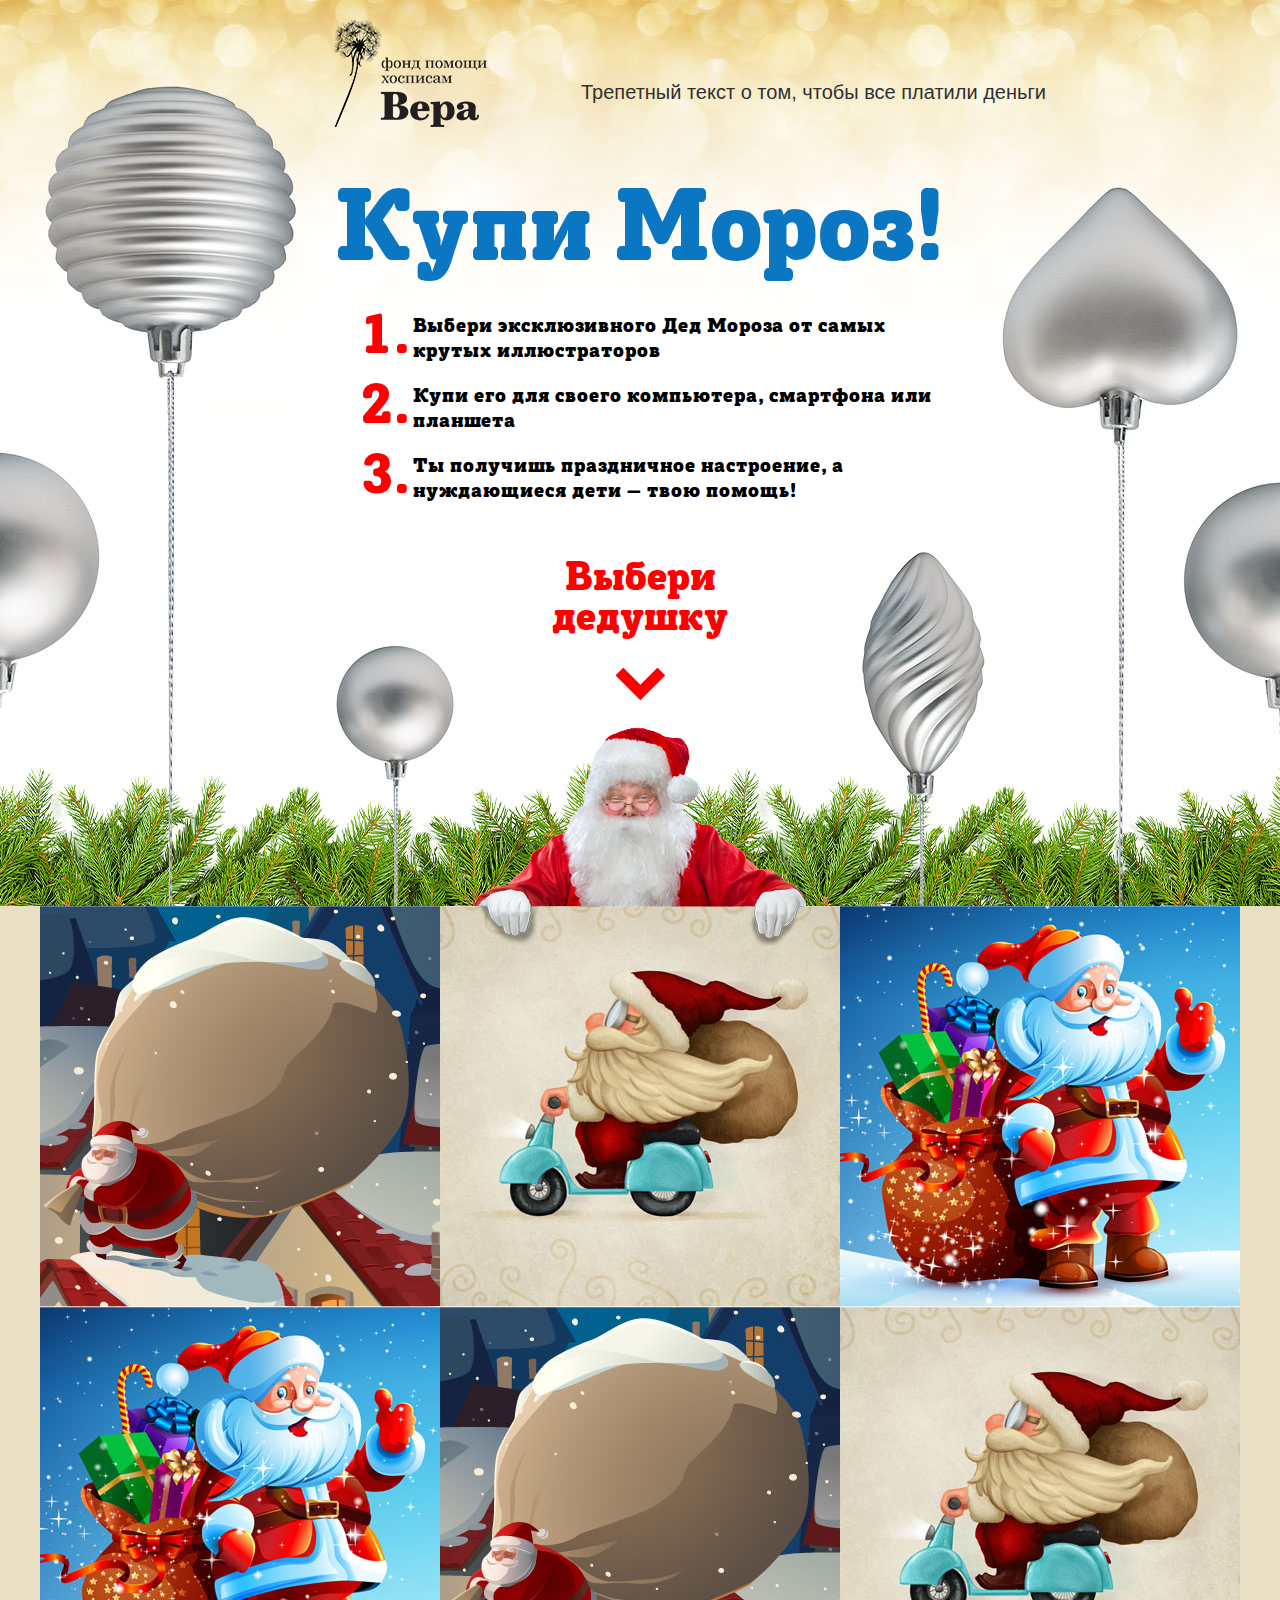
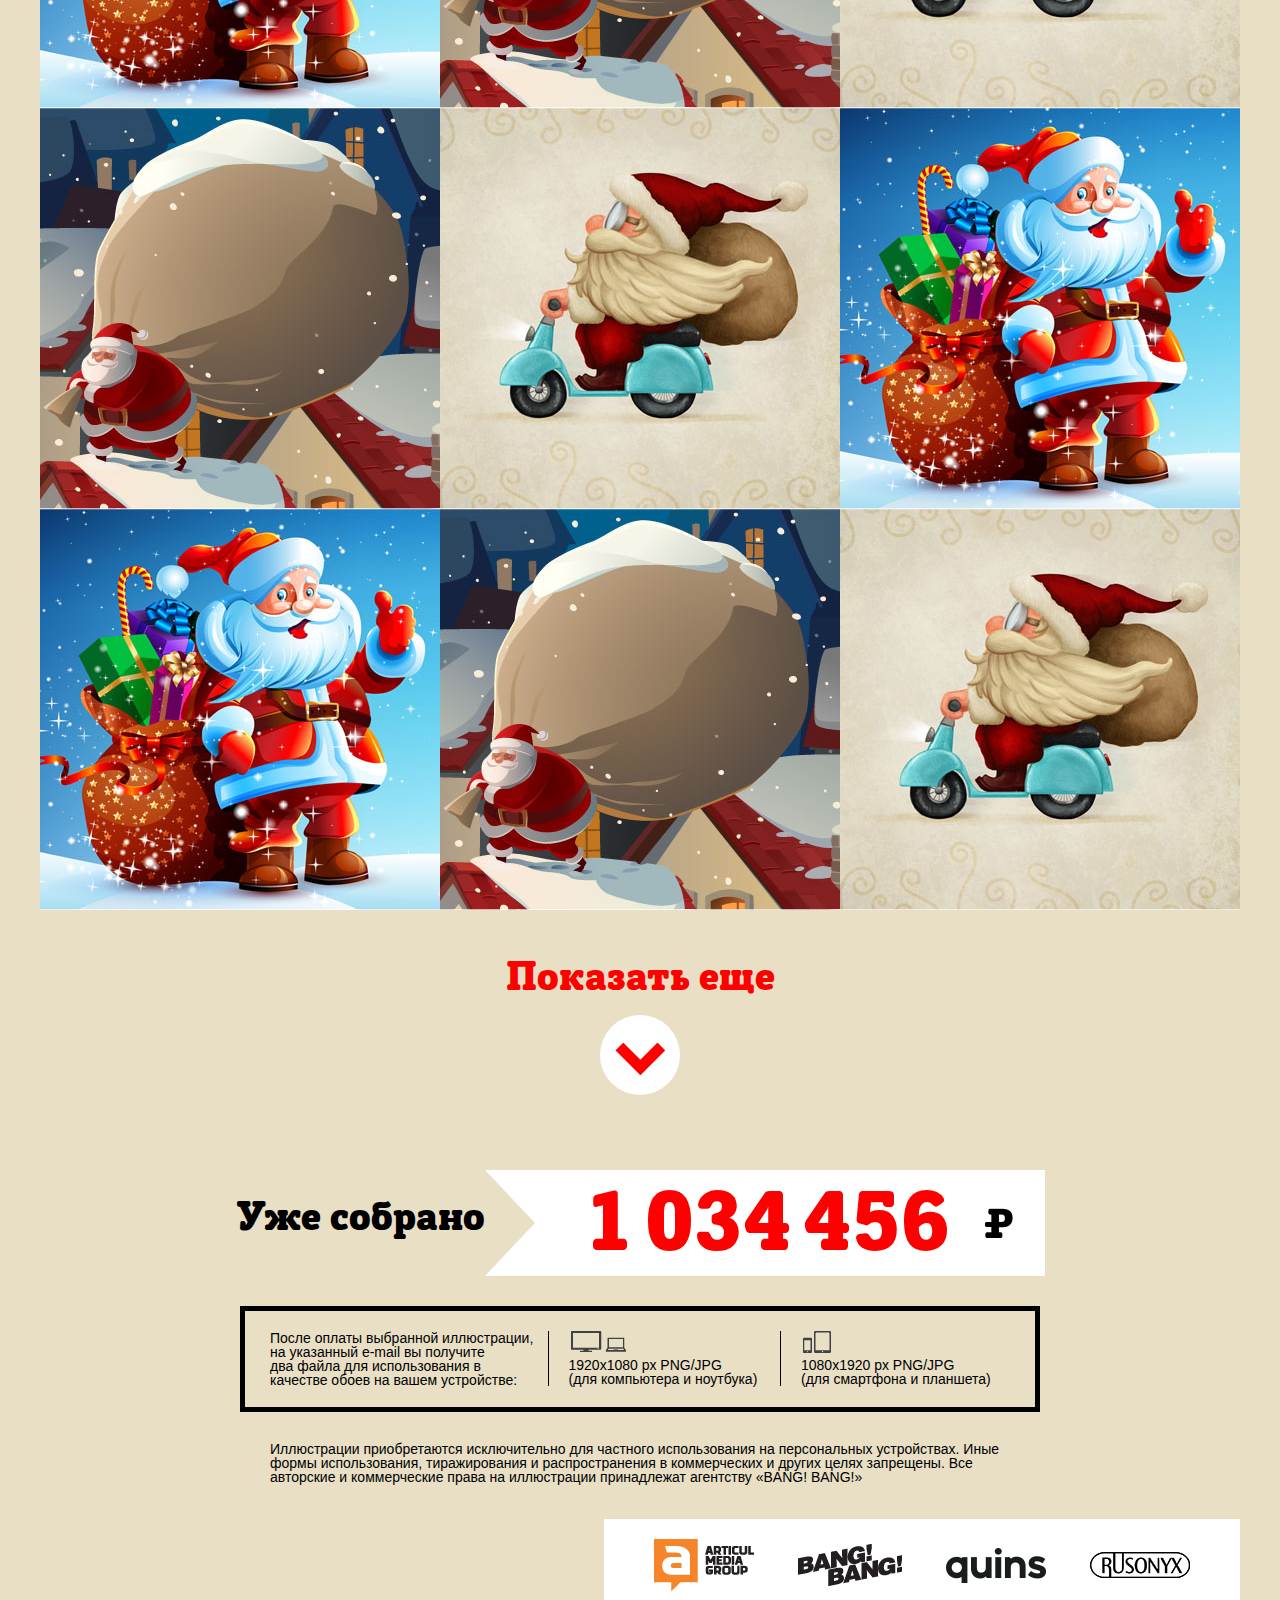
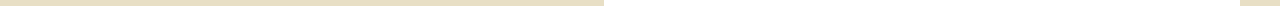
<file: index.html>
<!DOCTYPE html>
<html lang="ru-RU">
<head>
	<meta charset="utf-8">
	<title>Фонд помощи хосписам &laquo;Вера&raquo;</title>
	<link rel="stylesheet" type="text/css" href="css/common.css" media="all">
</head>
<body>

	<header class="l-header" role="header">
		<h1 class="b-header-title"><a href="./index.html" class="b-header-title-link">Фонд помощи хосписам &laquo;Вера&raquo;</a></h1>
		<p class="b-header-description">Трепетный текст о том, чтобы все платили деньги</p>
	</header>

	<main role="main">
		<section class="l-intro-section">
			<span class="b-intro-section-background-section" style="background: url('i/back-intro.jpg') no-repeat 50% 0;"></span>
			<h1 class="b-intro-section-title">Купи Мороз!</h1>
			<ul class="b-intro-section-pillars-collection">
				<li class="b-intro-section-pillars-collection-clause b-intro-section-pillars-collection-one-clause">Выбери эксклюзивного Дед Мороза от самых крутых иллюстраторов</li>
				<li class="b-intro-section-pillars-collection-clause b-intro-section-pillars-collection-two-clause">Купи его для своего компьютера, смартфона или планшета</li>
				<li class="b-intro-section-pillars-collection-clause b-intro-section-pillars-collection-three-clause">Ты получишь праздничное настроение, а нуждающиеся дети&nbsp;&mdash; твою помощь!</li>
			</ul>
			<p class="b-intro-section-paragraph"><a href="#pictures" class="b-intro-section-paragraph-link">Выбери дедушку</a></p>
		</section>
		<section class="l-painting-section">
			<a name="pictures"></a>
			<ul class="b-painting-section-pictures-collection">
				<li class="b-painting-section-pictures-collection-clause">
					<img src="i/painting/painting-1.jpg" alt="Дед Мороз" class="b-painting-section-pictures-collection-clause-picture">
					<div class="b-buying-section">
						<h1 class="b-buying-section-title">Купить иллюстрацию</h1>

						<ul class="b-buying-section-costs-collection">
							<li class="b-buying-section-costs-collection-clause"><a href="#" class="b-buying-section-costs-collection-clause-link" title="100 рублей">100 <span class="b-buying-section-costs-collection-clause-currency">Р</span></a></li>
							<li class="b-buying-section-costs-collection-clause"><a href="#" class="b-buying-section-costs-collection-clause-link" title="300 рублей">300 <span class="b-buying-section-costs-collection-clause-currency">Р</span></a></li>
							<li class="b-buying-section-costs-collection-clause b-buying-section-costs-collection-clause" title="Столько рублей, сколько вам не жалко"><a href="#" class="b-buying-section-costs-collection-clause-link b-buying-section-costs-collection-clause-random-link">?</a></li>
						</ul>

						<dl class="b-buying-section-sharing-collection">
							<dt class="b-buying-section-sharing-collection-title">Поделиться</dt>
							<dd class="b-buying-section-sharing-collection-clause b-buying-section-sharing-collection-fb-clause">150</dd>
							<dd class="b-buying-section-sharing-collection-clause b-buying-section-sharing-collection-vk-clause">150</dd>

						</dl>
					</div>
				</li>
				<li class="b-painting-section-pictures-collection-clause">
					<img src="i/painting/painting-2.jpg" alt="Дед Мороз" class="b-painting-section-pictures-collection-clause-picture">

					<div class="b-buying-section">
						<h1 class="b-buying-section-title">Купить иллюстрацию</h1>

						<ul class="b-buying-section-costs-collection">
							<li class="b-buying-section-costs-collection-clause"><a href="#" class="b-buying-section-costs-collection-clause-link" title="100 рублей">100 <span class="b-buying-section-costs-collection-clause-currency">Р</span></a></li>
							<li class="b-buying-section-costs-collection-clause"><a href="#" class="b-buying-section-costs-collection-clause-link" title="300 рублей">300 <span class="b-buying-section-costs-collection-clause-currency">Р</span></a></li>
							<li class="b-buying-section-costs-collection-clause b-buying-section-costs-collection-clause" title="Столько рублей, сколько вам не жалко"><a href="#" class="b-buying-section-costs-collection-clause-link b-buying-section-costs-collection-clause-random-link">?</a></li>
						</ul>

						<dl class="b-buying-section-sharing-collection">
							<dt class="b-buying-section-sharing-collection-title">Поделиться</dt>
							<dd class="b-buying-section-sharing-collection-clause b-buying-section-sharing-collection-fb-clause">150</dd>
							<dd class="b-buying-section-sharing-collection-clause b-buying-section-sharing-collection-vk-clause">150</dd>

						</dl>
					</div>

				</li>
				<li class="b-painting-section-pictures-collection-clause">
					<img src="i/painting/painting-3.jpg" alt="Дед Мороз" class="b-painting-section-pictures-collection-clause-picture">

					<div class="b-buying-section">
						<h1 class="b-buying-section-title">Купить иллюстрацию</h1>

						<ul class="b-buying-section-costs-collection">
							<li class="b-buying-section-costs-collection-clause"><a href="#" class="b-buying-section-costs-collection-clause-link" title="100 рублей">100 <span class="b-buying-section-costs-collection-clause-currency">Р</span></a></li>
							<li class="b-buying-section-costs-collection-clause"><a href="#" class="b-buying-section-costs-collection-clause-link" title="300 рублей">300 <span class="b-buying-section-costs-collection-clause-currency">Р</span></a></li>
							<li class="b-buying-section-costs-collection-clause b-buying-section-costs-collection-clause" title="Столько рублей, сколько вам не жалко"><a href="#" class="b-buying-section-costs-collection-clause-link b-buying-section-costs-collection-clause-random-link">?</a></li>
						</ul>

						<dl class="b-buying-section-sharing-collection">
							<dt class="b-buying-section-sharing-collection-title">Поделиться</dt>
							<dd class="b-buying-section-sharing-collection-clause b-buying-section-sharing-collection-fb-clause">150</dd>
							<dd class="b-buying-section-sharing-collection-clause b-buying-section-sharing-collection-vk-clause">150</dd>

						</dl>
					</div>

				</li>
				<li class="b-painting-section-pictures-collection-clause">
					<img src="i/painting/painting-3.jpg" alt="Дед Мороз" class="b-painting-section-pictures-collection-clause-picture">

					<div class="b-buying-section">
						<h1 class="b-buying-section-title">Купить иллюстрацию</h1>

						<ul class="b-buying-section-costs-collection">
							<li class="b-buying-section-costs-collection-clause"><a href="#" class="b-buying-section-costs-collection-clause-link" title="100 рублей">100 <span class="b-buying-section-costs-collection-clause-currency">Р</span></a></li>
							<li class="b-buying-section-costs-collection-clause"><a href="#" class="b-buying-section-costs-collection-clause-link" title="300 рублей">300 <span class="b-buying-section-costs-collection-clause-currency">Р</span></a></li>
							<li class="b-buying-section-costs-collection-clause b-buying-section-costs-collection-clause" title="Столько рублей, сколько вам не жалко"><a href="#" class="b-buying-section-costs-collection-clause-link b-buying-section-costs-collection-clause-random-link">?</a></li>
						</ul>

						<dl class="b-buying-section-sharing-collection">
							<dt class="b-buying-section-sharing-collection-title">Поделиться</dt>
							<dd class="b-buying-section-sharing-collection-clause b-buying-section-sharing-collection-fb-clause">150</dd>
							<dd class="b-buying-section-sharing-collection-clause b-buying-section-sharing-collection-vk-clause">150</dd>

						</dl>
					</div>

				</li>
				<li class="b-painting-section-pictures-collection-clause">
					<img src="i/painting/painting-1.jpg" alt="Дед Мороз" class="b-painting-section-pictures-collection-clause-picture">

					<div class="b-buying-section">
						<h1 class="b-buying-section-title">Купить иллюстрацию</h1>

						<ul class="b-buying-section-costs-collection">
							<li class="b-buying-section-costs-collection-clause"><a href="#" class="b-buying-section-costs-collection-clause-link" title="100 рублей">100 <span class="b-buying-section-costs-collection-clause-currency">Р</span></a></li>
							<li class="b-buying-section-costs-collection-clause"><a href="#" class="b-buying-section-costs-collection-clause-link" title="300 рублей">300 <span class="b-buying-section-costs-collection-clause-currency">Р</span></a></li>
							<li class="b-buying-section-costs-collection-clause b-buying-section-costs-collection-clause" title="Столько рублей, сколько вам не жалко"><a href="#" class="b-buying-section-costs-collection-clause-link b-buying-section-costs-collection-clause-random-link">?</a></li>
						</ul>

						<dl class="b-buying-section-sharing-collection">
							<dt class="b-buying-section-sharing-collection-title">Поделиться</dt>
							<dd class="b-buying-section-sharing-collection-clause b-buying-section-sharing-collection-fb-clause">150</dd>
							<dd class="b-buying-section-sharing-collection-clause b-buying-section-sharing-collection-vk-clause">150</dd>

						</dl>
					</div>

				</li>
				<li class="b-painting-section-pictures-collection-clause">
					<img src="i/painting/painting-2.jpg" alt="Дед Мороз" class="b-painting-section-pictures-collection-clause-picture">

					<div class="b-buying-section">
						<h1 class="b-buying-section-title">Купить иллюстрацию</h1>

						<ul class="b-buying-section-costs-collection">
							<li class="b-buying-section-costs-collection-clause"><a href="#" class="b-buying-section-costs-collection-clause-link" title="100 рублей">100 <span class="b-buying-section-costs-collection-clause-currency">Р</span></a></li>
							<li class="b-buying-section-costs-collection-clause"><a href="#" class="b-buying-section-costs-collection-clause-link" title="300 рублей">300 <span class="b-buying-section-costs-collection-clause-currency">Р</span></a></li>
							<li class="b-buying-section-costs-collection-clause b-buying-section-costs-collection-clause" title="Столько рублей, сколько вам не жалко"><a href="#" class="b-buying-section-costs-collection-clause-link b-buying-section-costs-collection-clause-random-link">?</a></li>
						</ul>

						<dl class="b-buying-section-sharing-collection">
							<dt class="b-buying-section-sharing-collection-title">Поделиться</dt>
							<dd class="b-buying-section-sharing-collection-clause b-buying-section-sharing-collection-fb-clause">150</dd>
							<dd class="b-buying-section-sharing-collection-clause b-buying-section-sharing-collection-vk-clause">150</dd>

						</dl>
					</div>

				</li>
				<li class="b-painting-section-pictures-collection-clause">
					<img src="i/painting/painting-1.jpg" alt="Дед Мороз" class="b-painting-section-pictures-collection-clause-picture">

					<div class="b-buying-section">
						<h1 class="b-buying-section-title">Купить иллюстрацию</h1>

						<ul class="b-buying-section-costs-collection">
							<li class="b-buying-section-costs-collection-clause"><a href="#" class="b-buying-section-costs-collection-clause-link" title="100 рублей">100 <span class="b-buying-section-costs-collection-clause-currency">Р</span></a></li>
							<li class="b-buying-section-costs-collection-clause"><a href="#" class="b-buying-section-costs-collection-clause-link" title="300 рублей">300 <span class="b-buying-section-costs-collection-clause-currency">Р</span></a></li>
							<li class="b-buying-section-costs-collection-clause b-buying-section-costs-collection-clause" title="Столько рублей, сколько вам не жалко"><a href="#" class="b-buying-section-costs-collection-clause-link b-buying-section-costs-collection-clause-random-link">?</a></li>
						</ul>

						<dl class="b-buying-section-sharing-collection">
							<dt class="b-buying-section-sharing-collection-title">Поделиться</dt>
							<dd class="b-buying-section-sharing-collection-clause b-buying-section-sharing-collection-fb-clause">150</dd>
							<dd class="b-buying-section-sharing-collection-clause b-buying-section-sharing-collection-vk-clause">150</dd>

						</dl>
					</div>

				</li>
				<li class="b-painting-section-pictures-collection-clause">
					<img src="i/painting/painting-2.jpg" alt="Дед Мороз" class="b-painting-section-pictures-collection-clause-picture">

					<div class="b-buying-section">
						<h1 class="b-buying-section-title">Купить иллюстрацию</h1>

						<ul class="b-buying-section-costs-collection">
							<li class="b-buying-section-costs-collection-clause"><a href="#" class="b-buying-section-costs-collection-clause-link" title="100 рублей">100 <span class="b-buying-section-costs-collection-clause-currency">Р</span></a></li>
							<li class="b-buying-section-costs-collection-clause"><a href="#" class="b-buying-section-costs-collection-clause-link" title="300 рублей">300 <span class="b-buying-section-costs-collection-clause-currency">Р</span></a></li>
							<li class="b-buying-section-costs-collection-clause b-buying-section-costs-collection-clause" title="Столько рублей, сколько вам не жалко"><a href="#" class="b-buying-section-costs-collection-clause-link b-buying-section-costs-collection-clause-random-link">?</a></li>
						</ul>

						<dl class="b-buying-section-sharing-collection">
							<dt class="b-buying-section-sharing-collection-title">Поделиться</dt>
							<dd class="b-buying-section-sharing-collection-clause b-buying-section-sharing-collection-fb-clause">150</dd>
							<dd class="b-buying-section-sharing-collection-clause b-buying-section-sharing-collection-vk-clause">150</dd>

						</dl>
					</div>

				</li>
				<li class="b-painting-section-pictures-collection-clause">
					<img src="i/painting/painting-3.jpg" alt="Дед Мороз" class="b-painting-section-pictures-collection-clause-picture">

					<div class="b-buying-section">
						<h1 class="b-buying-section-title">Купить иллюстрацию</h1>

						<ul class="b-buying-section-costs-collection">
							<li class="b-buying-section-costs-collection-clause"><a href="#" class="b-buying-section-costs-collection-clause-link" title="100 рублей">100 <span class="b-buying-section-costs-collection-clause-currency">Р</span></a></li>
							<li class="b-buying-section-costs-collection-clause"><a href="#" class="b-buying-section-costs-collection-clause-link" title="300 рублей">300 <span class="b-buying-section-costs-collection-clause-currency">Р</span></a></li>
							<li class="b-buying-section-costs-collection-clause b-buying-section-costs-collection-clause" title="Столько рублей, сколько вам не жалко"><a href="#" class="b-buying-section-costs-collection-clause-link b-buying-section-costs-collection-clause-random-link">?</a></li>
						</ul>

						<dl class="b-buying-section-sharing-collection">
							<dt class="b-buying-section-sharing-collection-title">Поделиться</dt>
							<dd class="b-buying-section-sharing-collection-clause b-buying-section-sharing-collection-fb-clause">150</dd>
							<dd class="b-buying-section-sharing-collection-clause b-buying-section-sharing-collection-vk-clause">150</dd>

						</dl>
					</div>

				</li>
				<li class="b-painting-section-pictures-collection-clause">
					<img src="i/painting/painting-3.jpg" alt="Дед Мороз" class="b-painting-section-pictures-collection-clause-picture">

					<div class="b-buying-section">
						<h1 class="b-buying-section-title">Купить иллюстрацию</h1>

						<ul class="b-buying-section-costs-collection">
							<li class="b-buying-section-costs-collection-clause"><a href="#" class="b-buying-section-costs-collection-clause-link" title="100 рублей">100 <span class="b-buying-section-costs-collection-clause-currency">Р</span></a></li>
							<li class="b-buying-section-costs-collection-clause"><a href="#" class="b-buying-section-costs-collection-clause-link" title="300 рублей">300 <span class="b-buying-section-costs-collection-clause-currency">Р</span></a></li>
							<li class="b-buying-section-costs-collection-clause b-buying-section-costs-collection-clause" title="Столько рублей, сколько вам не жалко"><a href="#" class="b-buying-section-costs-collection-clause-link b-buying-section-costs-collection-clause-random-link">?</a></li>
						</ul>

						<dl class="b-buying-section-sharing-collection">
							<dt class="b-buying-section-sharing-collection-title">Поделиться</dt>
							<dd class="b-buying-section-sharing-collection-clause b-buying-section-sharing-collection-fb-clause">150</dd>
							<dd class="b-buying-section-sharing-collection-clause b-buying-section-sharing-collection-vk-clause">150</dd>

						</dl>
					</div>

				</li>
				<li class="b-painting-section-pictures-collection-clause">
					<img src="i/painting/painting-1.jpg" alt="Дед Мороз" class="b-painting-section-pictures-collection-clause-picture">

					<div class="b-buying-section">
						<h1 class="b-buying-section-title">Купить иллюстрацию</h1>

						<ul class="b-buying-section-costs-collection">
							<li class="b-buying-section-costs-collection-clause"><a href="#" class="b-buying-section-costs-collection-clause-link" title="100 рублей">100 <span class="b-buying-section-costs-collection-clause-currency">Р</span></a></li>
							<li class="b-buying-section-costs-collection-clause"><a href="#" class="b-buying-section-costs-collection-clause-link" title="300 рублей">300 <span class="b-buying-section-costs-collection-clause-currency">Р</span></a></li>
							<li class="b-buying-section-costs-collection-clause b-buying-section-costs-collection-clause" title="Столько рублей, сколько вам не жалко"><a href="#" class="b-buying-section-costs-collection-clause-link b-buying-section-costs-collection-clause-random-link">?</a></li>
						</ul>

						<dl class="b-buying-section-sharing-collection">
							<dt class="b-buying-section-sharing-collection-title">Поделиться</dt>
							<dd class="b-buying-section-sharing-collection-clause b-buying-section-sharing-collection-fb-clause">150</dd>
							<dd class="b-buying-section-sharing-collection-clause b-buying-section-sharing-collection-vk-clause">150</dd>

						</dl>
					</div>

				</li>
				<li class="b-painting-section-pictures-collection-clause">
					<img src="i/painting/painting-2.jpg" alt="Дед Мороз" class="b-painting-section-pictures-collection-clause-picture">

					<div class="b-buying-section">
						<h1 class="b-buying-section-title">Купить иллюстрацию</h1>

						<ul class="b-buying-section-costs-collection">
							<li class="b-buying-section-costs-collection-clause"><a href="#" class="b-buying-section-costs-collection-clause-link" title="100 рублей">100 <span class="b-buying-section-costs-collection-clause-currency">Р</span></a></li>
							<li class="b-buying-section-costs-collection-clause"><a href="#" class="b-buying-section-costs-collection-clause-link" title="300 рублей">300 <span class="b-buying-section-costs-collection-clause-currency">Р</span></a></li>
							<li class="b-buying-section-costs-collection-clause b-buying-section-costs-collection-clause" title="Столько рублей, сколько вам не жалко"><a href="#" class="b-buying-section-costs-collection-clause-link b-buying-section-costs-collection-clause-random-link">?</a></li>
						</ul>

						<dl class="b-buying-section-sharing-collection">
							<dt class="b-buying-section-sharing-collection-title">Поделиться</dt>
							<dd class="b-buying-section-sharing-collection-clause b-buying-section-sharing-collection-fb-clause">150</dd>
							<dd class="b-buying-section-sharing-collection-clause b-buying-section-sharing-collection-vk-clause">150</dd>

						</dl>
					</div>

				</li>
			</ul>

			<a href="#" class="b-painting-section-link" title="Показать еще">Показать еще</a>
			
			<dl class="b-donate-section">
				<dt class="b-donate-section-title">Уже собрано</dt>
				<dd class="b-donate-section-description">1 034 456</dd>
			</dl>			

		</section>
		<section class="l-law-section">

			<dl class="b-law-section-instructions-collection">
				<dt class="b-law-section-instructions-collection-title">После оплаты выбранной иллюстрации, на указанный e-mail вы получите два&nbsp;файла для использования в качестве обоев на вашем устройстве:</dt>
				<d class="b-law-section-instructions-collection-clause b-law-section-instructions-collection-largescreen-clause">1920х1080 px PNG/JPG (для&nbsp;компьютера и ноутбука)</d>
				<d class="b-law-section-instructions-collection-clause b-law-section-instructions-collection-smallscreen-clause">1080х1920 px PNG/JPG (для&nbsp;смартфона и планшета)</d>
			</dl>
			
			<p class="b-law-section-paragraph">Иллюстрации приобретаются исключительно для частного использования на персональных устройствах. Иные формы использования, тиражирования и распространения в коммерческих и других целях запрещены. Все авторские и коммерческие права на иллюстрации принадлежат агентству «BANG! BANG!»</p>

		</section>
		
	</main>


	<footer class="l-footer">
		<div class="b-footer-contents">
			<ul class="b-footer-contents-logos-collection">
				<li class="b-footer-contents-logos-collection-clause b-footer-contents-logos-collection-articul-clause">
					<a href="#" class="b-footer-contents-logos-collection-clause-link" title="Articul Media">
						<img src="./i/logo-articul.png" alt="Articul Media" class="b-footer-contents-logos-collection-clause-picture">
					</a>
				</li>
				<li class="b-footer-contents-logos-collection-clause b-footer-contents-logos-collection-bang-clause">
					<a href="#" class="b-footer-contents-logos-collection-clause-link" title="BANG! BANG!">
						<img src="./i/logo-bang.png" alt="BANG! BANG!" class="b-footer-contents-logos-collection-clause-picture">
					</a>
				</li>
				<li class="b-footer-contents-logos-collection-clause b-footer-contents-logos-collection-quins-clause">
					<a href="#" class="b-footer-contents-logos-collection-clause-link" title="Quins">
						<img src="./i/logo-quins.png" alt="Quins" class="b-footer-contents-logos-collection-clause-picture">
					</a>
				</li>
				<li class="b-footer-contents-logos-collection-clause b-footer-contents-logos-collection-rusonyx-clause">
					<a href="#" class="b-footer-contents-logos-collection-clause-link" title="Rusonyx">
						<img src="./i/logo-rusonyx.png" alt="Rusonyx" class="b-footer-contents-logos-collection-clause-picture">
					</a>
				</li>
			</ul>
		</div>	
	</footer>


</body>
</html>
</file>
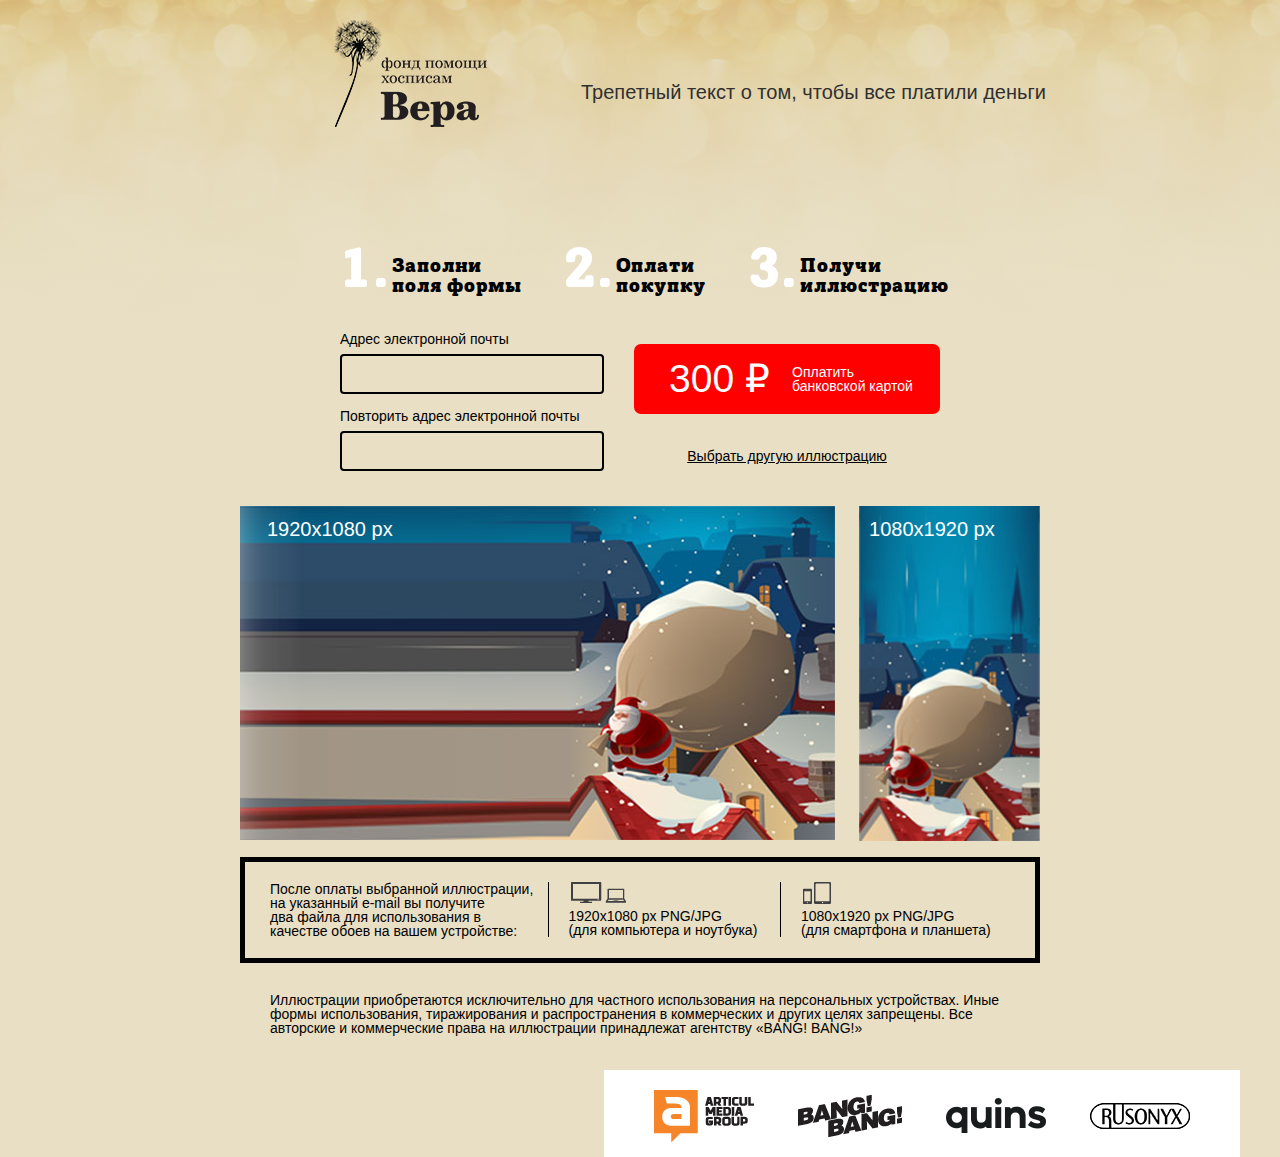
<file: payment.html>
<!DOCTYPE html>
<html lang="ru-RU">
<head>
	<meta charset="utf-8">
	<title>Купи Мороз! </title>
	<link rel="stylesheet" type="text/css" href="css/common.css" media="all">
</head>

	<header class="l-header" role="header">
		<h1 class="b-header-title"><a href="./index.html" class="b-header-title-link">Фонд помощи хосписам &laquo;Вера&raquo;</a></h1>
		<p class="b-header-description">Трепетный текст о том, чтобы все платили деньги</p>
	</header>

	<main role="main">
		<section class="l-payment-section">
			<span class="b-payment-background-section" style="background: #e8dfc5 url('i/back-payment.jpg') no-repeat 50% 0"></span>
			<ul class="b-payment-section-instructions-collection">
				<li class="b-payment-section-instructions-collection-clause b-payment-section-instructions-collection-one-clause">Заполни поля формы</li>
				<li class="b-payment-section-instructions-collection-clause b-payment-section-instructions-collection-two-clause">Оплати покупку</li>
				<li class="b-payment-section-instructions-collection-clause b-payment-section-instructions-collection-three-clause">Получи иллюстрацию</li>
			</ul>

			<form action="get" class="b-payment-section-form">
				
				<fieldset class="b-payment-section-form-fieldset b-payment-section-form-contact-fieldset">
					<label for="emailFirstt" class="b-payment-section-form-fieldset-field-title">Адрес электронной почты</label>
					<input id="emailFirst" type="email" class="b-payment-section-form-fieldset-field-entity">
					<label for="emailFirstt" class="b-payment-section-form-fieldset-field-title">Повторить адрес электронной почты</label>
					<input id="emailSecond" type="email" class="b-payment-section-form-fieldset-field-entity">
				</fieldset>
				<fieldset class="b-payment-section-form-fieldset b-payment-section-form-submit-fieldset">
					<button class="b-payment-section-form-pay-link">300 &#8381;</button>
					<a href="#" class="b-payment-section-form-link" title="Выбрать другую иллюстрацию">Выбрать другую иллюстрацию</a>
				</fieldset>

			</form>
				
			<ul class="b-payment-section-preview-collection">
				<li class="b-payment-section-preview-collection-clause b-payment-section-preview-collection-bigpreview-clause">
					<img src="i/preview-big.jpg" alt="Дед Мороз: превью для больших экранов" class="b-payment-section-preview-collection-clause-picture">
					<span class="b-payment-section-preview-collection-clause-title">1920x1080 px</span>
				</li>
				<li class="b-payment-section-preview-collection-clause b-payment-section-preview-collection-smallpreview-clause">
					<img src="i/preview-small.jpg" alt="Дед Мороз: превью для маленьких экранов" class="b-payment-section-preview-collection-clause-picture">
					<span class="b-payment-section-preview-collection-clause-title">1080x1920 px</span>
				</li>
			</ul>

		</section>

		<section class="l-law-section">

			<dl class="b-law-section-instructions-collection">
				<dt class="b-law-section-instructions-collection-title">После оплаты выбранной иллюстрации, на указанный e-mail вы получите два&nbsp;файла для использования в качестве обоев на вашем устройстве:</dt>
				<dd class="b-law-section-instructions-collection-clause b-law-section-instructions-collection-largescreen-clause">1920х1080 px PNG/JPG (для&nbsp;компьютера и ноутбука)</dd>
				<dd class="b-law-section-instructions-collection-clause b-law-section-instructions-collection-smallscreen-clause">1080х1920 px PNG/JPG (для&nbsp;смартфона и планшета)</dd>
			</dl>
			
			<p class="b-law-section-paragraph">Иллюстрации приобретаются исключительно для частного использования на персональных устройствах. Иные формы использования, тиражирования и распространения в коммерческих и других целях запрещены. Все авторские и коммерческие права на иллюстрации принадлежат агентству «BANG! BANG!»</p>

		</section>
	</main>

	<footer class="l-footer">
		<div class="b-footer-contents">
			<ul class="b-footer-contents-logos-collection">
				<li class="b-footer-contents-logos-collection-clause b-footer-contents-logos-collection-articul-clause">
					<a href="#" class="b-footer-contents-logos-collection-clause-link" title="Articul Media">
						<img src="./i/logo-articul.png" alt="Articul Media" class="b-footer-contents-logos-collection-clause-picture">
					</a>
				</li>
				<li class="b-footer-contents-logos-collection-clause b-footer-contents-logos-collection-bang-clause">
					<a href="#" class="b-footer-contents-logos-collection-clause-link" title="BANG! BANG!">
						<img src="./i/logo-bang.png" alt="BANG! BANG!" class="b-footer-contents-logos-collection-clause-picture">
					</a>
				</li>
				<li class="b-footer-contents-logos-collection-clause b-footer-contents-logos-collection-quins-clause">
					<a href="#" class="b-footer-contents-logos-collection-clause-link" title="Quins">
						<img src="./i/logo-quins.png" alt="Quins" class="b-footer-contents-logos-collection-clause-picture">
					</a>
				</li>
				<li class="b-footer-contents-logos-collection-clause b-footer-contents-logos-collection-rusonyx-clause">
					<a href="#" class="b-footer-contents-logos-collection-clause-link" title="Rusonyx">
						<img src="./i/logo-rusonyx.png" alt="Rusonyx" class="b-footer-contents-logos-collection-clause-picture">
					</a>
				</li>
			</ul>
		</div>  
	</footer>

</body>
</html>
</file>
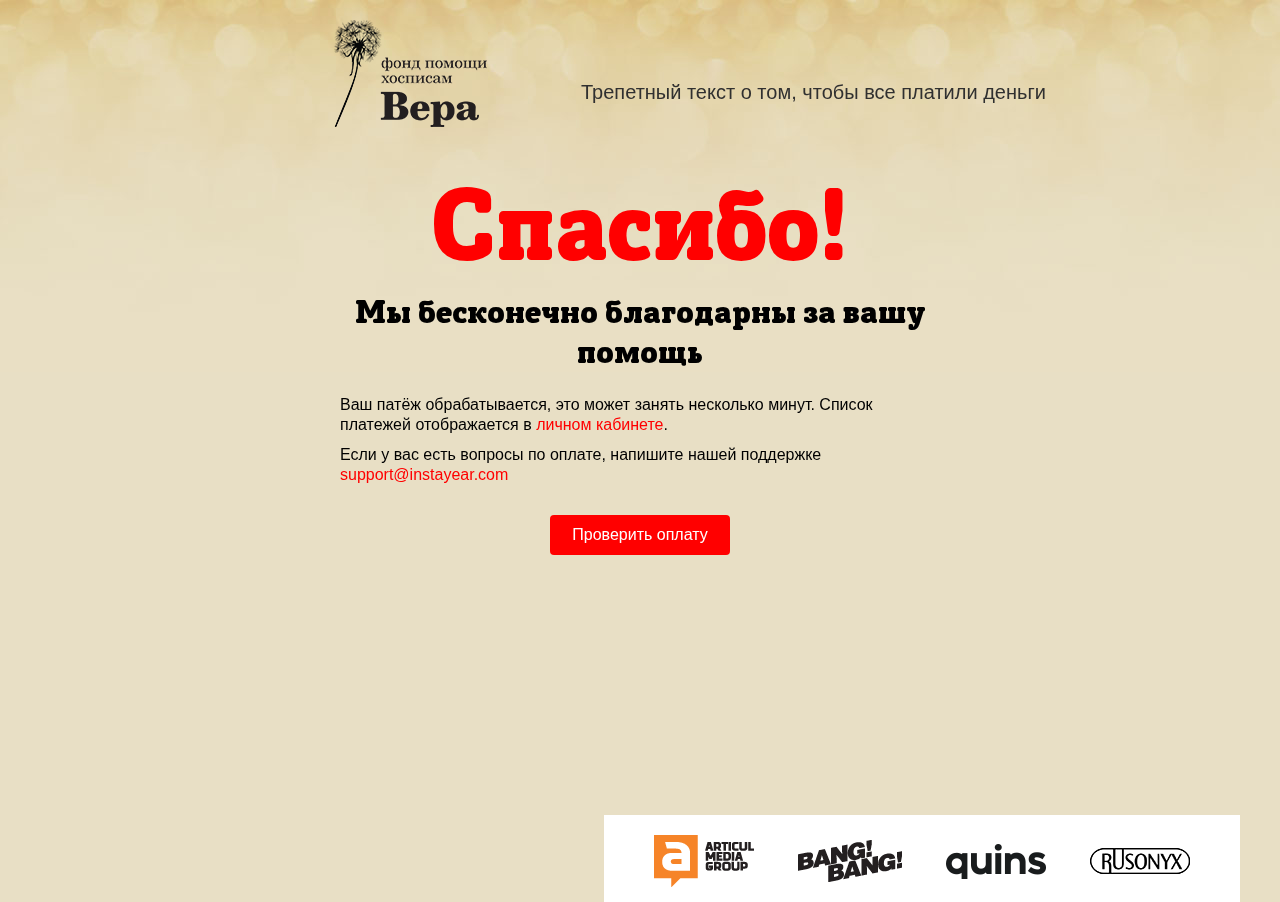
<file: thankyou.html>
<!DOCTYPE html>
<html lang="ru-RU">
<head>
	<meta charset="utf-8">
	<title>Фонд помощи хосписам &laquo;Вера&raquo;</title>
	<link rel="stylesheet" type="text/css" href="css/common.css" media="all">
</head>
<body>

	<header class="l-header" role="header">
		<h1 class="b-header-title"><a href="./index.html" class="b-header-title-link">Фонд помощи хосписам &laquo;Вера&raquo;</a></h1>
		<p class="b-header-description">Трепетный текст о том, чтобы все платили деньги</p>
	</header>

	<main role="main">
		<section class="b-thankyou-section">
			<span class="b-thankyou-section-background-section" style="background: #e8dfc5 url('i/back-payment.jpg') no-repeat 50% 0"></span>
			<h1 class="b-thankyou-section-title">Спасибо!</h1>
			<div class="b-thankyou-section-description">Мы бесконечно благодарны за вашу помощь</div>
			<div class="b-thankyou-section-contents">
				<p class="b-thankyou-section-contents-paragraph">Ваш патёж обрабатывается, это может занять несколько минут. Список платежей отображается в <a href="#" class="b-thankyou-section-contents-link">личном кабинете</a>.</p>
				<p class="b-thankyou-section-contents-paragraph">Если у вас есть вопросы по оплате, напишите нашей поддержке <a href="mailto:support@instayear.com" class="b-thankyou-section-contents-link">support@instayear.com</a></p>
				<a href="./index.html" class="b-button b-check-button">Проверить оплату</a>
			</div>
		</section>		
	</main>


	<footer class="l-footer">
		<div class="b-footer-contents">
			<ul class="b-footer-contents-logos-collection">
				<li class="b-footer-contents-logos-collection-clause b-footer-contents-logos-collection-articul-clause">
					<a href="#" class="b-footer-contents-logos-collection-clause-link" title="Articul Media">
						<img src="./i/logo-articul.png" alt="Articul Media" class="b-footer-contents-logos-collection-clause-picture">
					</a>
				</li>
				<li class="b-footer-contents-logos-collection-clause b-footer-contents-logos-collection-bang-clause">
					<a href="#" class="b-footer-contents-logos-collection-clause-link" title="BANG! BANG!">
						<img src="./i/logo-bang.png" alt="BANG! BANG!" class="b-footer-contents-logos-collection-clause-picture">
					</a>
				</li>
				<li class="b-footer-contents-logos-collection-clause b-footer-contents-logos-collection-quins-clause">
					<a href="#" class="b-footer-contents-logos-collection-clause-link" title="Quins">
						<img src="./i/logo-quins.png" alt="Quins" class="b-footer-contents-logos-collection-clause-picture">
					</a>
				</li>
				<li class="b-footer-contents-logos-collection-clause b-footer-contents-logos-collection-rusonyx-clause">
					<a href="#" class="b-footer-contents-logos-collection-clause-link" title="Rusonyx">
						<img src="./i/logo-rusonyx.png" alt="Rusonyx" class="b-footer-contents-logos-collection-clause-picture">
					</a>
				</li>
			</ul>
		</div>	
	</footer>


</body>
</html>
</file>
<file: css/common.css>
@charset "UTF-8";
/* Reset (default browsers styles erasing) */
html, body, div, span, applet, object, iframe, h1, h2, h3, h4, h5, h6, p, blockquote, pre, a, abbr, acronym, address, big, cite, code, del, dfn, em, img, ins, kbd, q, s, samp, small, strike, strong, sub, sup, tt, var, b, u, i, center, dl, dt, dd, ol, ul, li, fieldset, form, label, legend, table, caption, tbody, tfoot, thead, tr, th, td, article, aside, canvas, details, figcaption, figure, footer, header, hgroup, menu, nav, section, summary, time, mark, audio, video {
  margin: 0;
  padding: 0;
  border: 0;
  outline: 0;
  font-size: 100%;
  font: inherit;
  vertical-align: baseline; }

article, aside, details, figcaption, figure, footer, header, hgroup, menu, nav, section {
  display: block; }

html, body {
  height: 100%; }

body {
  background: #fff;
  line-height: 1; }

:focus {
  outline: 0; }

ol, ul {
  list-style: none; }

blockquote, q {
  quotes: none; }

blockquote:before, blockquote:after, q:before, q:after {
  content: '';
  content: none; }

ins {
  text-decoration: none; }

del {
  text-decoration: line-through; }

table {
  border-collapse: collapse;
  border-spacing: 0; }

@font-face {
  font-family: 'posterizer_kg_roundedregular';
  src: url("../fonts/Posterizer/posterizer_kg_-_posterizerkgrounded_0.eot");
  src: url("../fonts/Posterizer/posterizer_kg_-_posterizerkgrounded_0.eot?#iefix") format("embedded-opentype"), url("../fonts/Posterizer/posterizer_kg_-_posterizerkgrounded_0.woff2") format("woff2"), url("../fonts/Posterizer/posterizer_kg_-_posterizerkgrounded_0.woff") format("woff"), url("../fonts/Posterizer/posterizer_kg_-_posterizerkgrounded_0.ttf") format("truetype"), url("../fonts/Posterizer/posterizer_kg_-_posterizerkgrounded_0.svg#posterizer_kg_roundedregular") format("svg");
  font-weight: normal;
  font-style: normal; }
/* Common (common styles) */
body, input, textarea, select, button {
  font-family: Arial, sans-serif; }

html {
  height: auto;
  height: 100%; }

body {
  font-family: "Helvetica Neue", Arial, sans-serif;
  font-weight: normal;
  font-size: 14px;
  line-height: 20px;
  height: 100%;
  position: relative;
  text-rendering: optimizelegibility;
  font-smoothing: antialiased;
  -webkit-font-smoothing: subpixel-antialiased !important;
  -webkit-backface-visibility: hidden;
  -moz-font-smoothing: antialiased;
  -moz-backface-visibility: hidden;
  -moz-osx-font-smoothing: grayscale;
  -ms-backface-visibility: hidden; }

body * {
  -webkit-tap-highlight-color: transparent; }

input, textarea, select, button {
  font-size: 1em; }

/* Overrides extra padding in Firefox */
button::-moz-focus-inner {
  padding: 0;
  border: none; }

a, a:hover {
  -webkit-transition: 0.3s;
  -moz-transition: 0.3s;
  -ms-transition: 0.3s;
  -o-transition: 0.3s;
  transition: 0.3s; }

/* Global (global styles) / prefix - g- */
.g-pseudo-link {
  border-bottom: 1px dashed;
  text-decoration: none !important;
  cursor: pointer; }

.g-limited {
  /* min-width, max-width */ }

.g-cleaner {
  display: block;
  clear: both;
  height: 0;
  overflow: hidden;
  font-size: 0;
  line-height: 0; }

.g-cleared:after {
  display: block;
  content: ".";
  height: 0;
  clear: both;
  overflow: hidden;
  visibility: hidden; }

.g-hidden {
  display: none !important; }

/* Common (common styles) */
body, input, textarea, select, button {
  font-family: Arial, sans-serif; }

html {
  height: 100%; }

body {
  font-family: "Helvetica Neue", Arial, sans-serif;
  font-weight: normal;
  font-size: 14px;
  line-height: 20px;
  height: 100%;
  position: relative;
  text-rendering: optimizelegibility;
  font-smoothing: antialiased;
  -webkit-font-smoothing: subpixel-antialiased !important;
  -webkit-backface-visibility: hidden;
  -moz-font-smoothing: antialiased;
  -moz-backface-visibility: hidden;
  -moz-osx-font-smoothing: grayscale;
  -ms-backface-visibility: hidden; }

body * {
  -webkit-tap-highlight-color: transparent; }

input, textarea, select, button {
  font-size: 1em; }

/* Overrides extra padding in Firefox */
button::-moz-focus-inner {
  padding: 0;
  border: none; }

a, a:hover {
  -webkit-transition: 0.3s;
  -moz-transition: 0.3s;
  -ms-transition: 0.3s;
  -o-transition: 0.3s;
  transition: 0.3s; }

/* Global (global styles) / prefix - g- */
.g-pseudo-link {
  border-bottom: 1px dashed;
  text-decoration: none !important;
  cursor: pointer; }

.g-limited {
  /* min-width, max-width */ }

.g-cleaner {
  display: block;
  clear: both;
  height: 0;
  overflow: hidden;
  font-size: 0;
  line-height: 0; }

.g-cleared:after {
  display: block;
  content: ".";
  height: 0;
  clear: both;
  overflow: hidden;
  visibility: hidden; }

.g-hidden {
  display: none !important; }

.l-header {
  position: relative;
  padding: 20px 0 60px;
  text-align: center;
  white-space: nowrap; }

.l-intro-section {
  position: relative;
  margin: 0 0 -187px;
  padding: 0 0 453px; }
  .l-intro-section:after {
    position: absolute;
    content: '';
    bottom: 147px;
    left: 50%;
    margin-left: -166px;
    width: 332px;
    height: 220px;
    background: transparent url(../i/graphics.png) no-repeat 0 -107px;
    z-index: 10; }

.l-painting-section,
.l-law-section,
.l-footer {
  text-align: center;
  background-color: #e8dfc5; }

.l-payment-section {
  position: relative;
  background-color: #e8dfc5; }

main {
  min-height: 100%;
  box-sizing: border-box;
  padding: 187px 0 85px;
  margin: -187px 0 -85px; }

.b-button {
  display: inline-block;
  font-family: "Helvetica Neue", Arial, sans-serif;
  font-weight: normal;
  font-size: 16px;
  line-height: 20px;
  padding: 10px 20px;
  border-radius: 4px;
  color: #fff;
  background: #ff0000; }
  .b-button:hover {
    opacity: .6; }

.b-check-button {
  display: block;
  width: 140px;
  text-align: center;
  margin: 20px auto 0; }

.b-header-title {
  position: relative;
  display: inline-block;
  margin: 0 65px 0 200px;
  width: 153px;
  height: 107px;
  text-indent: -9999px;
  background: transparent url(../i/graphics.png) no-repeat 0 0;
  vertical-align: bottom;
  z-index: 5; }
  .b-header-title-link {
    display: block;
    height: 100%; }
.b-header-description {
  position: relative;
  display: inline-block;
  padding: 25px 100px 25px 25px;
  font-family: "Helvetica Neue", Arial, sans-serif;
  font-weight: normal;
  font-size: 20px;
  line-height: 20px;
  color: #303030;
  vertical-align: bottom;
  z-index: 5; }
  .b-header-description:after, .b-header-description:before {
    position: absolute;
    /* content: ''; */
    top: 0;
    border-top: 35px solid #ff0000;
    border-bottom: 35px solid #ff0000; }
  .b-header-description:before {
    left: -35px;
    border-left: 35px solid transparent; }
  .b-header-description:after {
    right: -35px;
    border-right: 35px solid transparent; }

.b-intro-section-background-section {
  position: absolute;
  content: '';
  top: -187px;
  left: 0;
  right: 0;
  height: 100%; }
.b-intro-section-title {
  position: relative;
  padding: 0 0 30px;
  font-family: "posterizer_kg_roundedregular", Arial, sans-serif;
  font-weight: normal;
  font-size: 97px;
  line-height: normal;
  color: #0b77c3;
  text-align: center; }
.b-intro-section-pillars-collection {
  margin: 0 auto;
  padding: 0 0 35px 145px;
  width: 600px; }
  .b-intro-section-pillars-collection-clause {
    position: relative;
    margin: 0 0 20px;
    padding: 0 65px 0 0;
    font-family: "posterizer_kg_roundedregular", Arial, sans-serif;
    font-weight: normal;
    font-size: 20px;
    line-height: 25px;
    color: #000;
    text-align: left; }
    .b-intro-section-pillars-collection-clause:before {
      position: absolute;
      bottom: 0;
      left: -52px;
      font-family: "posterizer_kg_roundedregular", Arial, sans-serif;
      font-weight: normal;
      font-size: 54px;
      line-height: 50px;
      color: #ff0000; }
  .b-intro-section-pillars-collection-one-clause:before {
    content: '1.'; }
  .b-intro-section-pillars-collection-two-clause:before {
    content: "2."; }
  .b-intro-section-pillars-collection-three-clause:before {
    content: "3."; }
.b-intro-section-paragraph {
  position: relative;
  margin: 0 auto;
  width: 200px;
  font-family: "posterizer_kg_roundedregular", Arial, sans-serif;
  font-weight: normal;
  font-size: 40px;
  line-height: 40px;
  color: #ff0000;
  text-align: center; }
  .b-intro-section-paragraph a {
    color: #ff0000;
    text-decoration: none; }
    .b-intro-section-paragraph a:after {
      position: absolute;
      content: '';
      left: 50%;
      margin-left: -25px;
      bottom: -60px;
      width: 50px;
      height: 32px;
      background: transparent url(../i/graphics.png) no-repeat -153px 0; }

.b-thankyou-section-background-section {
  position: absolute;
  content: '';
  top: 0;
  left: 0;
  right: 0;
  bottom: 85px; }
.b-thankyou-section-title {
  position: relative;
  padding: 0 0 10px;
  font-family: "posterizer_kg_roundedregular", Arial, sans-serif;
  font-weight: normal;
  font-size: 97px;
  line-height: normal;
  color: #ff0000;
  text-align: center; }
.b-thankyou-section-description {
  font-family: "posterizer_kg_roundedregular", Arial, sans-serif;
  font-weight: normal;
  font-size: 32px;
  line-height: 40px;
  max-width: 600px;
  margin: 0 auto;
  text-align: center;
  position: relative;
  padding: 0 0 20px; }
.b-thankyou-section-contents {
  font-family: "Helvetica Neue", Arial, sans-serif;
  font-weight: normal;
  font-size: 16px;
  line-height: 20px;
  max-width: 600px;
  margin: 0 auto;
  position: relative; }
  .b-thankyou-section-contents-paragraph {
    padding: 0 0 10px; }
  .b-thankyou-section-contents-link, .b-thankyou-section-contents a {
    color: #ff0000;
    text-decoration: none;
    border-bottom: 1px solid transparent; }
    .b-thankyou-section-contents-link:hover, .b-thankyou-section-contents a:hover {
      border-bottom-color: #ff0000; }
  .b-thankyou-section-contents .b-button {
    color: #fff;
    border: none; }

.b-painting-section-pictures-collection {
  margin: 0 auto;
  padding: 0 0 50px;
  font-size: 0;
  line-height: 0;
  max-width: 1200px;
  text-align: center; }
  .b-painting-section-pictures-collection-clause {
    position: relative;
    display: inline-block;
    cursor: pointer; }
    .b-painting-section-pictures-collection-clause:hover .b-buying-section {
      visibility: visible;
      opacity: 1;
      -webkit-transition: opacity 1s ease;
      -moz-transition: opacity 1s ease;
      -ms-transition: opacity 1s ease;
      -o-transition: opacity 1s ease;
      transition: opacity 1s ease; }
    .b-painting-section-pictures-collection-clause-picture {
      max-width: 100%; }
.b-painting-section-link {
  position: relative;
  display: block;
  margin: 0 auto 170px;
  width: 300px;
  font-family: "posterizer_kg_roundedregular", Arial, sans-serif;
  font-weight: normal;
  font-size: 40px;
  line-height: 40px;
  color: #ff0000;
  text-decoration: none; }
  .b-painting-section-link:after {
    position: absolute;
    content: '';
    left: 50%;
    margin-left: -25px;
    bottom: -75px;
    width: 50px;
    height: 32px;
    background: transparent url(../i/graphics.png) no-repeat -153px 0; }
  .b-painting-section-link:before {
    position: absolute;
    content: '';
    left: 50%;
    bottom: -95px;
    margin-left: -40px;
    width: 80px;
    height: 80px;
    border-radius: 40px;
    background-color: #fff; }

.b-buying-section {
  position: absolute;
  top: 0;
  right: 0;
  bottom: 0;
  left: 0;
  padding: 118px 0 0;
  background-color: rgba(9, 28, 47, 0.6);
  visibility: hidden;
  opacity: 0;
  -webkit-transition: opacity 1s ease;
  -moz-transition: opacity 1s ease;
  -ms-transition: opacity 1s ease;
  -o-transition: opacity 1s ease;
  transition: opacity 1s ease; }
  .b-buying-section-title {
    padding: 0 0 40px;
    font-family: "posterizer_kg_roundedregular", Arial, sans-serif;
    font-weight: normal;
    font-size: 37px;
    line-height: 37px;
    color: #fff;
    text-align: center; }
  .b-buying-section-costs-collection {
    padding: 0 0 70px; }
    .b-buying-section-costs-collection-clause {
      display: inline-block;
      margin: 0 15px 0 0;
      vertical-align: top; }
      .b-buying-section-costs-collection-clause-currency {
        position: relative;
        font-size: 17px;
        line-height: 17px; }
        .b-buying-section-costs-collection-clause-currency:before {
          content: "\2013";
          display: block;
          position: absolute;
          top: 20%;
          left: 0; }
      .b-buying-section-costs-collection-clause-link {
        display: block;
        width: 60px;
        height: 60px;
        font-family: "Helvetica Neue", Arial, sans-serif;
        font-weight: normal;
        font-size: 17px;
        line-height: 64px;
        color: #fff;
        text-decoration: none;
        border: 3px solid #fff;
        border-radius: 50%;
        -webkit-transition: opacity 0.6s ease;
        -moz-transition: opacity 0.6s ease;
        -ms-transition: opacity 0.6s ease;
        -o-transition: opacity 0.6s ease;
        transition: opacity 0.6s ease; }
      .b-buying-section-costs-collection-clause-random-link {
        position: relative;
        margin: 0 60px 0 0;
        font-size: 30px; }
        .b-buying-section-costs-collection-clause-random-link:after {
          position: absolute;
          content: 'cколько не жалко';
          top: 50%;
          margin-top: -16px;
          right: -83px;
          width: 70px;
          font-family: "Helvetica Neue", Arial, sans-serif;
          font-weight: normal;
          font-size: 16px;
          line-height: 16px;
          text-align: left; }
  .b-buying-section-sharing-collection-title, .b-buying-section-sharing-collection-clause {
    display: inline-block;
    font-family: "Helvetica Neue", Arial, sans-serif;
    font-weight: normal;
    font-size: 18px;
    line-height: 18px;
    color: #fff; }
  .b-buying-section-sharing-collection-title {
    padding: 0 15px 0 0; }
  .b-buying-section-sharing-collection-clause {
    position: relative;
    padding: 0 0 0 50px; }
    .b-buying-section-sharing-collection-clause:before {
      position: absolute;
      content: '';
      top: 50%;
      left: 16px;
      margin-top: -15px;
      width: 30px;
      height: 30px; }
  .b-buying-section-sharing-collection-vk-clause:before {
    background: transparent url(../i/graphics.png) no-repeat -153px -32px; }
  .b-buying-section-sharing-collection-fb-clause:before {
    background: transparent url(../i/graphics.png) no-repeat -153px -61px; }

.b-donate-section {
  padding: 0 0 30px;
  font-size: 0;
  line-height: 0; }
  .b-donate-section-title {
    display: inline-block;
    padding: 30px 50px 30px 0;
    font-family: "posterizer_kg_roundedregular", Arial, sans-serif;
    font-weight: normal;
    font-size: 40px;
    line-height: normal;
    vertical-align: top; }
  .b-donate-section-description {
    position: relative;
    padding: 5px 95px 5px 50px;
    display: inline-block;
    height: 96px;
    font-family: "posterizer_kg_roundedregular", Arial, sans-serif;
    font-weight: normal;
    font-size: 82px;
    line-height: 110px;
    color: #ff0000;
    word-spacing: -7px;
    background-color: #fff; }
    .b-donate-section-description:after {
      position: absolute;
      content: '';
      top: 50%;
      right: 32px;
      margin-top: -15px;
      width: 28px;
      height: 30px;
      background: transparent url(../i/graphics.png) no-repeat -332px -107px; }
    .b-donate-section-description:before {
      position: absolute;
      content: '';
      top: 0;
      left: -50px;
      border-left: 50px solid transparent;
      border-top: 53px solid #fff;
      border-bottom: 53px solid #fff; }

.b-law-section-instructions-collection {
  margin: 0 auto 30px;
  border: 5px solid #000;
  padding: 20px 25px;
  width: 800px;
  box-sizing: border-box;
  font-size: 0;
  line-height: 0;
  text-align: justify; }
  .b-law-section-instructions-collection:after {
    display: inline-block;
    content: "";
    width: 100%;
    height: 0; }
  .b-law-section-instructions-collection-title, .b-law-section-instructions-collection-clause {
    display: inline-block;
    vertical-align: top;
    font-family: "Helvetica Neue", Arial, sans-serif;
    font-weight: normal;
    font-size: 14px;
    line-height: 14px;
    text-align: left; }
  .b-law-section-instructions-collection-title {
    max-width: 275px;
    box-sizing: border-box;
    padding: 0 10px 0 0; }
  .b-law-section-instructions-collection-clause {
    position: relative;
    max-width: 230px;
    padding: 27px 0 0 20px;
    border-left: 1px solid #000;
    box-sizing: border-box; }
    .b-law-section-instructions-collection-clause:before {
      position: absolute;
      content: '';
      left: 22px;
      top: 0px; }
  .b-law-section-instructions-collection-largescreen-clause:before {
    width: 55px;
    height: 21px;
    background: transparent url(../i/graphics.png) no-repeat -185px -36px; }
  .b-law-section-instructions-collection-smallscreen-clause:before {
    width: 28px;
    height: 22px;
    background: transparent url(../i/graphics.png) no-repeat -187px -66px; }
.b-law-section-paragraph {
  margin: 0 auto;
  padding: 0 30px 35px 30px;
  width: 740px;
  font-family: "Helvetica Neue", Arial, sans-serif;
  font-weight: normal;
  font-size: 14px;
  line-height: 14px;
  color: #000;
  text-align: left; }

.b-footer-contents {
  margin: 0 auto;
  max-width: 1200px;
  text-align: right; }
  .b-footer-contents-logos-collection {
    display: inline-block;
    padding: 20px 30px 10px;
    background-color: #fff; }
    .b-footer-contents-logos-collection-clause {
      display: inline-block;
      padding: 0 20px;
      vertical-align: middle; }
      .b-footer-contents-logos-collection-clause-link {
        display: block; }
      .b-footer-contents-logos-collection-clause-picture {
        max-width: 100%; }

.b-payment-background-section {
  position: absolute;
  content: '';
  top: -187px;
  left: 0;
  right: 0;
  height: 100%;
  z-index: 0; }
.b-payment-section-instructions-collection {
  padding: 70px 0 35px;
  text-align: center;
  margin: 0 auto;
  font-size: 0;
  line-height: 0; }
  .b-payment-section-instructions-collection-clause {
    position: relative;
    display: inline-block;
    margin: 0 0 0 52px;
    font-family: "posterizer_kg_roundedregular", Arial, sans-serif;
    font-weight: normal;
    font-size: 20px;
    line-height: normal;
    color: #000;
    text-align: left; }
    .b-payment-section-instructions-collection-clause:before {
      position: absolute;
      bottom: 0;
      left: -52px;
      font-family: "posterizer_kg_roundedregular", Arial, sans-serif;
      font-weight: normal;
      font-size: 54px;
      line-height: 46px;
      color: #fff; }
  .b-payment-section-instructions-collection-one-clause {
    max-width: 130px; }
    .b-payment-section-instructions-collection-one-clause:before {
      content: '1.'; }
  .b-payment-section-instructions-collection-two-clause {
    margin: 0 42px 0 94px;
    max-width: 90px; }
    .b-payment-section-instructions-collection-two-clause:before {
      content: '2.'; }
  .b-payment-section-instructions-collection-three-clause {
    max-width: 140px; }
    .b-payment-section-instructions-collection-three-clause:before {
      content: '3.'; }
.b-payment-section-form {
  position: relative;
  margin: 0 auto;
  padding: 0;
  max-width: 600px;
  text-align: justify; }
  .b-payment-section-form:after {
    content: "";
    display: inline-block;
    width: 100%;
    height: 0;
    overflow: hidden; }
  .b-payment-section-form-fieldset {
    display: inline-block;
    vertical-align: top; }
    .b-payment-section-form-fieldset-field-title {
      display: block;
      padding: 0 0 8px;
      font-family: "Helvetica Neue", Arial, sans-serif;
      font-weight: normal;
      font-size: 14px;
      line-height: 14px;
      color: #000; }
    .b-payment-section-form-fieldset-field {
      background-color: #e8dfc4; }
      .b-payment-section-form-fieldset-field-entity {
        display: block;
        margin: 0 0 15px;
        padding: 9px 12px;
        width: 236px;
        background-color: #e8dfc4;
        font-family: "posterizer_kg_roundedregular", Arial, sans-serif;
        font-weight: normal;
        font-size: 18px;
        line-height: normal;
        text-align: center;
        border: 2px solid #000;
        border-radius: 4px; }
  .b-payment-section-form-submit-fieldset {
    text-align: center; }
  .b-payment-section-form-pay-link {
    position: relative;
    display: block;
    margin: 12px 0 32px;
    padding: 0 170px 0 35px;
    font-family: "Helvetica Neue", Arial, sans-serif;
    font-weight: normal;
    font-size: 39px;
    line-height: 70px;
    background-color: #ff0000;
    color: #fff;
    border: 0;
    outline: 0;
    border-radius: 7px;
    cursor: pointer; }
    .b-payment-section-form-pay-link:after {
      position: absolute;
      content: 'Оплатить банковской картой';
      top: 50%;
      right: 18px;
      margin-top: -14px;
      width: 130px;
      font-family: "Helvetica Neue", Arial, sans-serif;
      font-weight: normal;
      font-size: 14px;
      line-height: 14px;
      text-align: left;
      color: #fff; }
  .b-payment-section-form-link {
    font-family: "Helvetica Neue", Arial, sans-serif;
    font-weight: normal;
    font-size: 14px;
    line-height: 14px;
    color: #000; }
    .b-payment-section-form-link:hover {
      text-decoration: none; }
.b-payment-section-preview-collection {
  margin: 0 auto;
  padding: 0 0 16px;
  width: 800px;
  font-family: "Helvetica Neue", Arial, sans-serif;
  font-weight: normal;
  font-size: 0;
  line-height: 0;
  text-align: justify; }
  .b-payment-section-preview-collection-clause {
    position: relative;
    display: inline-block;
    vertical-align: top; }
    .b-payment-section-preview-collection-clause-title {
      position: absolute;
      top: 16px;
      left: 27px;
      font-family: "Helvetica Neue", Arial, sans-serif;
      font-weight: normal;
      font-size: 20px;
      line-height: 14px;
      color: #fff; }
      .b-payment-section-preview-collection-smallpreview-clause .b-payment-section-preview-collection-clause-title {
        left: 10px; }
    .b-payment-section-preview-collection-clause-picture {
      max-width: 100%;
      max-height: 335px; }
  .b-payment-section-preview-collection-bigpreview-clause {
    width: 595px;
    margin: 0 0 0 0; }
  .b-payment-section-preview-collection-smallpreview-clause {
    width: 188; }
  .b-payment-section-preview-collection:after {
    display: inline-block;
    content: "";
    width: 100%;
    height: 0; }
</file>
